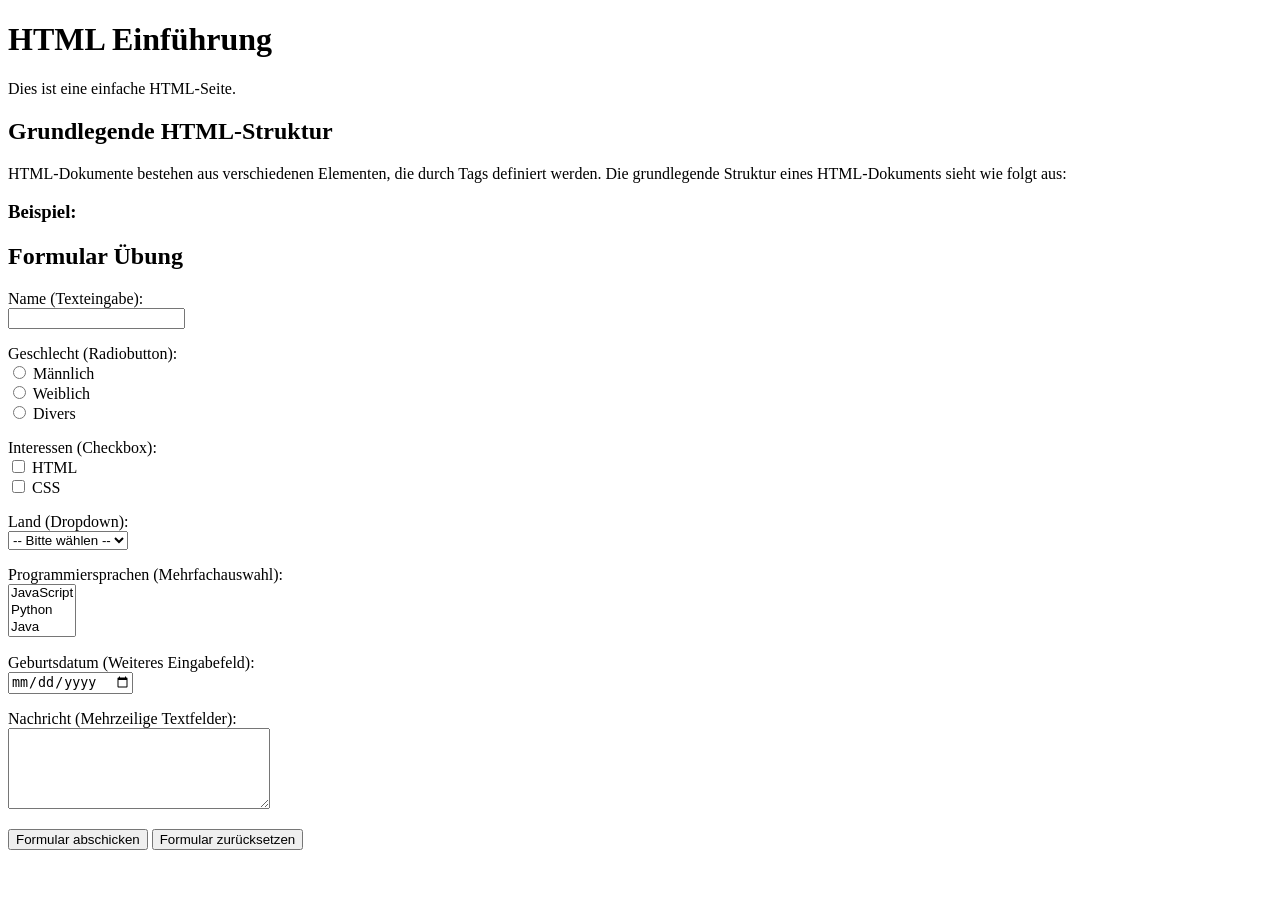
<file: Einheit/2026-09-23__HTML_Einfuehrung/index.html>
<!DOCTYPE html>
<html lang="en">
<head>
    <meta charset="UTF-8">
    <meta name="viewport" content="width=device-width, initial-scale=1.0">
    <title>Document</title>
</head>
<body>
    <h1>HTML Einführung</h1> 
    <p>Dies ist eine einfache HTML-Seite.</p>
    <h2>Grundlegende HTML-Struktur</h2>
    <p>HTML-Dokumente bestehen aus verschiedenen Elementen, die durch Tags definiert werden. Die grundlegende Struktur eines HTML-Dokuments sieht wie folgt aus:</p>
    <h3>Beispiel:</h3>
</body>
</html>
<h2>Formular Übung</h2>

    <form action="mailto:lorenzd@spengergasse.at?subject=Formular%20Absendung" method="post" enctype="text/plain">
        
        <!-- Texteingabe (Bonus: required & pattern) -->
        <p>
            <label for="name">Name (Texteingabe):</label><br>
            <input type="text" id="name" name="Name" required pattern="[A-Za-zÄöüÄÖÜß\s]{2,}" title="Bitte geben Sie mindestens 2 Buchstaben ein">
        </p>

        <!-- Radiobutton -->
        <p>
            Geschlecht (Radiobutton):<br>
            <input type="radio" id="maennlich" name="Geschlecht" value="Männlich" required>
            <label for="maennlich">Männlich</label><br>
            
            <input type="radio" id="weiblich" name="Geschlecht" value="Weiblich">
            <label for="weiblich">Weiblich</label><br>
            
            <input type="radio" id="divers" name="Geschlecht" value="Divers">
            <label for="divers">Divers</label>
        </p>

        <!-- Checkbox -->
        <p>
            Interessen (Checkbox):<br>
            <input type="checkbox" id="html" name="Interessen" value="HTML">
            <label for="html">HTML</label><br>
            
            <input type="checkbox" id="css" name="Interessen" value="CSS">
            <label for="css">CSS</label>
        </p>

        <!-- Dropdown -->
        <p>
            <label for="land">Land (Dropdown):</label><br>
            <select id="land" name="Land" required>
                <option value="">-- Bitte wählen --</option>
                <option value="Österreich">Österreich</option>
                <option value="Deutschland">Deutschland</option>
                <option value="Schweiz">Schweiz</option>
            </select>
        </p>

        <!-- Mehrfachauswahl -->
        <p>
            <label for="sprachen">Programmiersprachen (Mehrfachauswahl):</label><br>
            <select id="sprachen" name="Sprachen" multiple size="3">
                <option value="JavaScript">JavaScript</option>
                <option value="Python">Python</option>
                <option value="Java">Java</option>
                <option value="C++">C++</option>
            </select>
        </p>

        <!-- Weiteres Eingabefeld (Datum) -->
        <p>
            <label for="geburtstag">Geburtsdatum (Weiteres Eingabefeld):</label><br>
            <input type="date" id="geburtstag" name="Geburtsdatum">
        </p>

        <!-- Mehrzeilige Textfelder -->
        <p>
            <label for="nachricht">Nachricht (Mehrzeilige Textfelder):</label><br>
            <textarea id="nachricht" name="Nachricht" rows="5" cols="30" required></textarea>
        </p>

        <!-- Submit Button -->
        <p>
            <input type="submit" value="Formular abschicken">
            <input type="reset" value="Formular zurücksetzen">
        </p>

    </form>

</body>
</html>
</file>
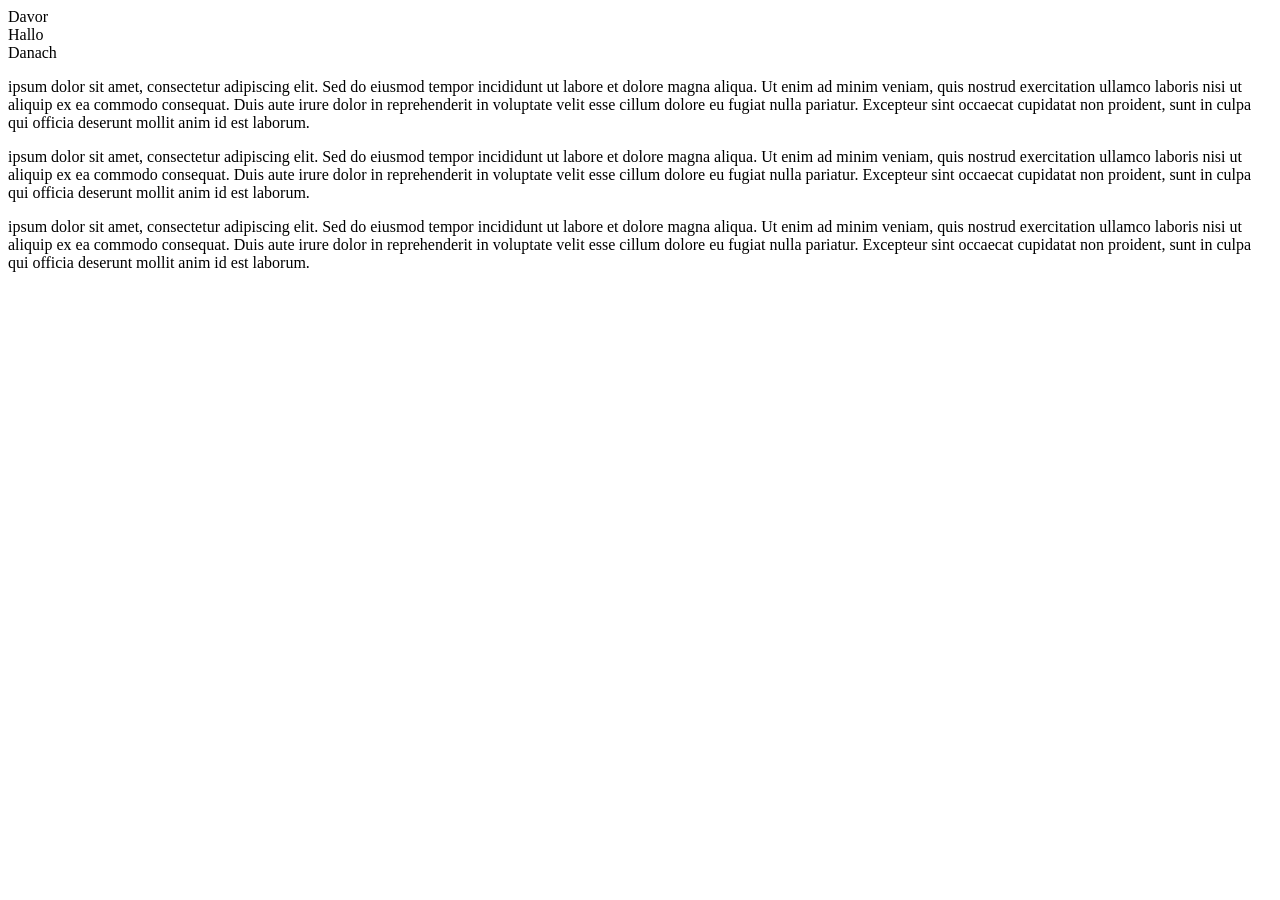
<file: Einheit/2026-10-21/index.html>
<!DOCTYPE html>
<html lang="en">
<head>
    <meta charset="UTF-8">
    <meta name="viewport" content="width=device-width, initial-scale=1.0">
    <title>Document</title>
</head>
<body>
    Davor
    <br />Hallo<br>
    Danach
    <p>ipsum dolor sit amet, consectetur adipiscing elit. Sed do eiusmod tempor incididunt ut labore et dolore magna aliqua. Ut enim ad minim veniam, quis nostrud exercitation ullamco laboris nisi ut aliquip ex ea commodo consequat. Duis aute irure dolor in reprehenderit in voluptate velit esse cillum dolore eu fugiat nulla pariatur. Excepteur sint occaecat cupidatat non proident, sunt in culpa qui officia deserunt mollit anim id est laborum.</p>
    <p>ipsum dolor sit amet, consectetur adipiscing elit. Sed do eiusmod tempor incididunt ut labore et dolore magna aliqua. Ut enim ad minim veniam, quis nostrud exercitation ullamco laboris nisi ut aliquip ex ea commodo consequat. Duis aute irure dolor in reprehenderit in voluptate velit esse cillum dolore eu fugiat nulla pariatur. Excepteur sint occaecat cupidatat non proident, sunt in culpa qui officia deserunt mollit anim id est laborum.</p>
    <p>ipsum dolor sit amet, consectetur adipiscing elit. Sed do eiusmod tempor incididunt ut labore et dolore magna aliqua. Ut enim ad minim veniam, quis nostrud exercitation ullamco laboris nisi ut aliquip ex ea commodo consequat. Duis aute irure dolor in reprehenderit in voluptate velit esse cillum dolore eu fugiat nulla pariatur. Excepteur sint occaecat cupidatat non proident, sunt in culpa qui officia deserunt mollit anim id est laborum.</p>
</body>
</html>
</file>
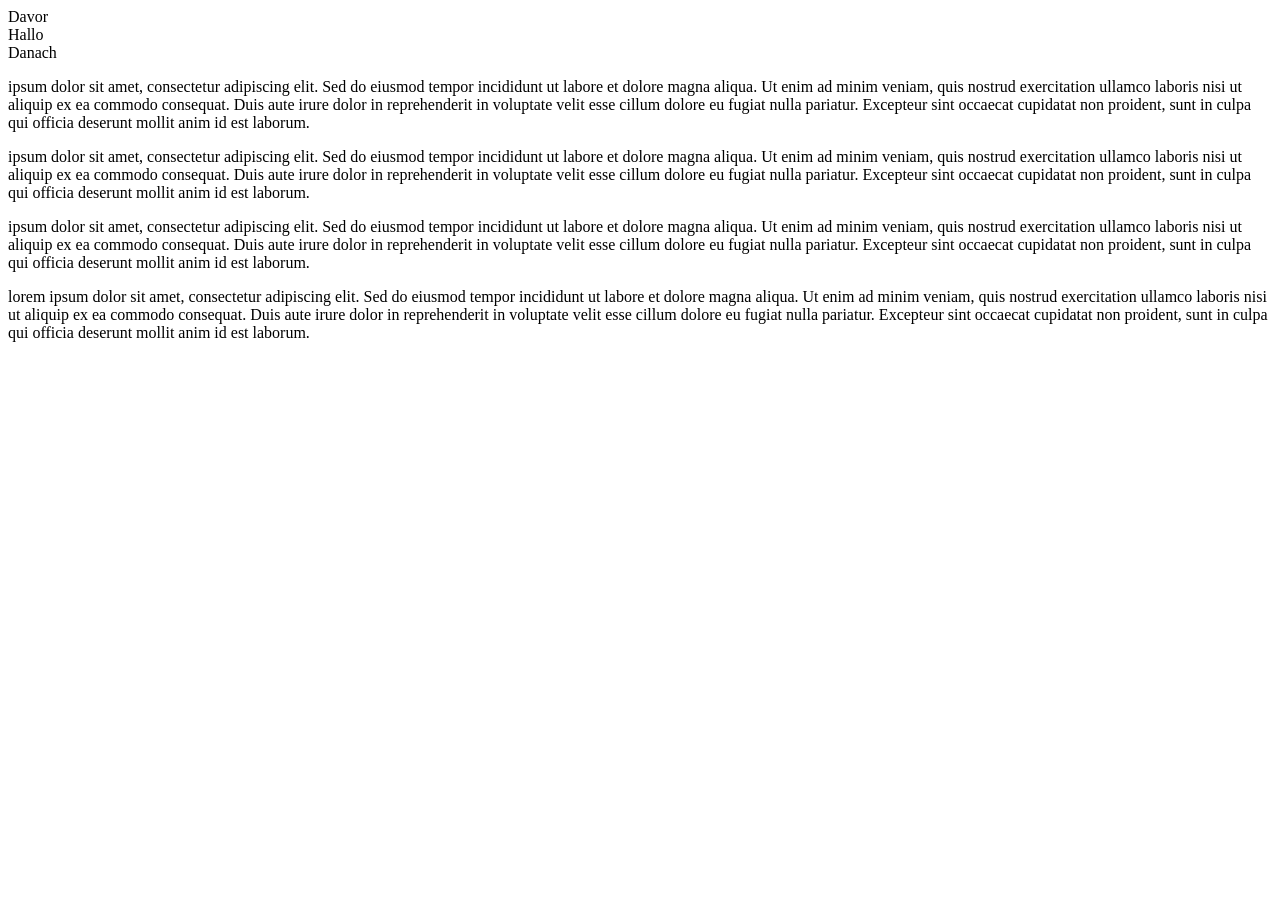
<file: Einheit/2026-10-21__pseudo-classes-elements/index.html>
<!DOCTYPE html>
<html lang="en">
<head>
    <meta charset="UTF-8">
    <meta name="viewport" content="width=device-width, initial-scale=1.0">
    <title>Document</title>
</head>
<body>
    Davor
    <br />Hallo<br>
    Danach
    <p>ipsum dolor sit amet, consectetur adipiscing elit. Sed do eiusmod tempor incididunt ut labore et dolore magna aliqua. Ut enim ad minim veniam, quis nostrud exercitation ullamco laboris nisi ut aliquip ex ea commodo consequat. Duis aute irure dolor in reprehenderit in voluptate velit esse cillum dolore eu fugiat nulla pariatur. Excepteur sint occaecat cupidatat non proident, sunt in culpa qui officia deserunt mollit anim id est laborum.</p>
    <p>ipsum dolor sit amet, consectetur adipiscing elit. Sed do eiusmod tempor incididunt ut labore et dolore magna aliqua. Ut enim ad minim veniam, quis nostrud exercitation ullamco laboris nisi ut aliquip ex ea commodo consequat. Duis aute irure dolor in reprehenderit in voluptate velit esse cillum dolore eu fugiat nulla pariatur. Excepteur sint occaecat cupidatat non proident, sunt in culpa qui officia deserunt mollit anim id est laborum.</p>
    <p>ipsum dolor sit amet, consectetur adipiscing elit. Sed do eiusmod tempor incididunt ut labore et dolore magna aliqua. Ut enim ad minim veniam, quis nostrud exercitation ullamco laboris nisi ut aliquip ex ea commodo consequat. Duis aute irure dolor in reprehenderit in voluptate velit esse cillum dolore eu fugiat nulla pariatur. Excepteur sint occaecat cupidatat non proident, sunt in culpa qui officia deserunt mollit anim id est laborum.</p>
    <p>lorem ipsum dolor sit amet, consectetur adipiscing elit. Sed do eiusmod tempor incididunt ut labore et dolore magna aliqua. Ut enim ad minim veniam, quis nostrud exercitation ullamco laboris nisi ut aliquip ex ea commodo consequat. Duis aute irure dolor in reprehenderit in voluptate velit esse cillum dolore eu fugiat nulla pariatur. Excepteur sint occaecat cupidatat non proident, sunt in culpa qui officia deserunt mollit anim id est laborum.</p>
</body>
</html>
</file>
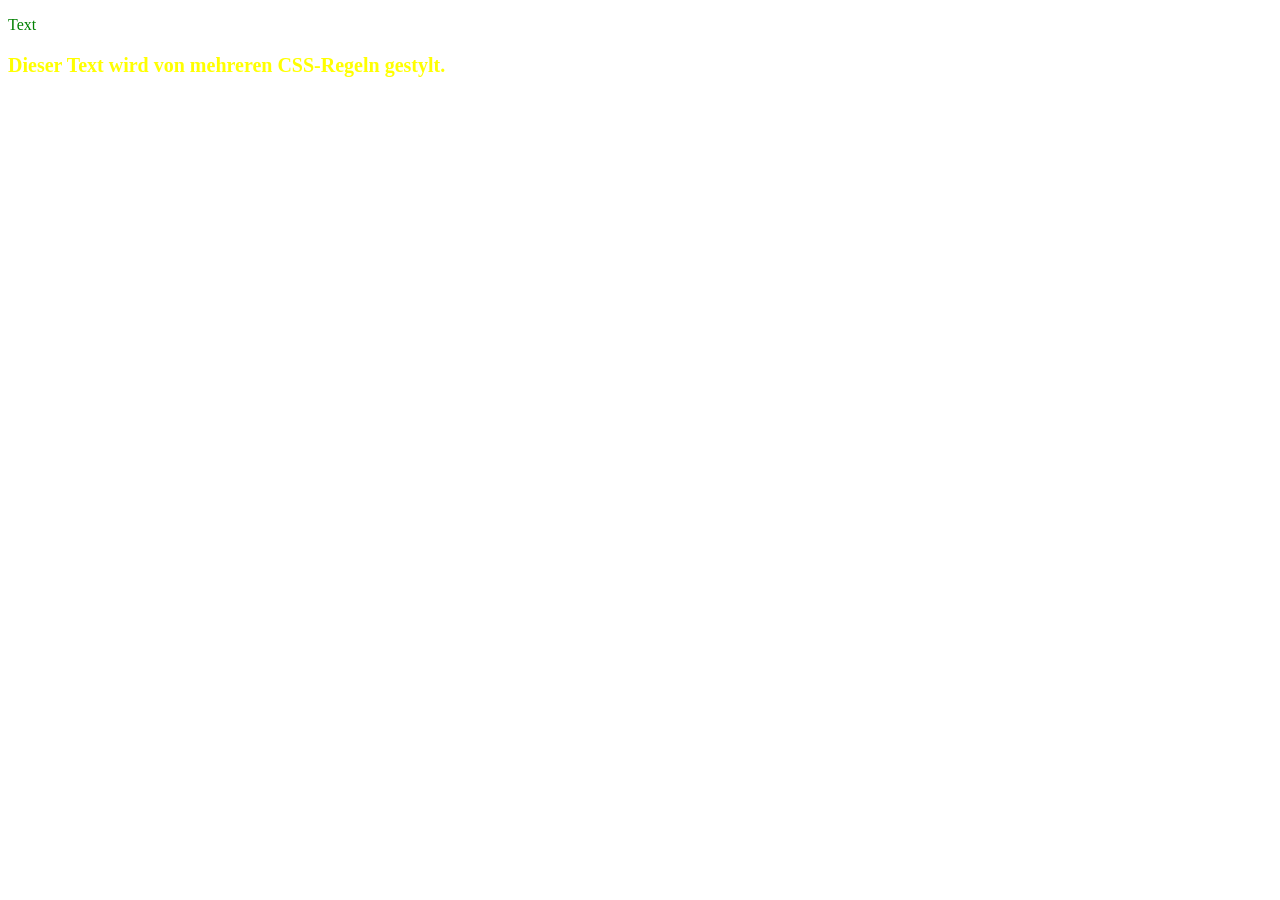
<file: Einheit/2026-11-18__Übungsstunde/CSS-Beispiel/index.html>
<!DOCTYPE html>
<html lang="en">
<head>
    <meta charset="UTF-8">
    <meta name="viewport" content="width=device-width, initial-scale=1.0">
    <title>Document</title>
    <link rel="stylesheet" href="css/style.css">
</head>
<body>
    <p id="second" class="grey" style="color: green">Text</p>

    <div class="container">
        <p class="text highlight">
            Dieser Text wird von mehreren CSS-Regeln gestylt.
        </p>
    </div>
</body>
</html>
</file>
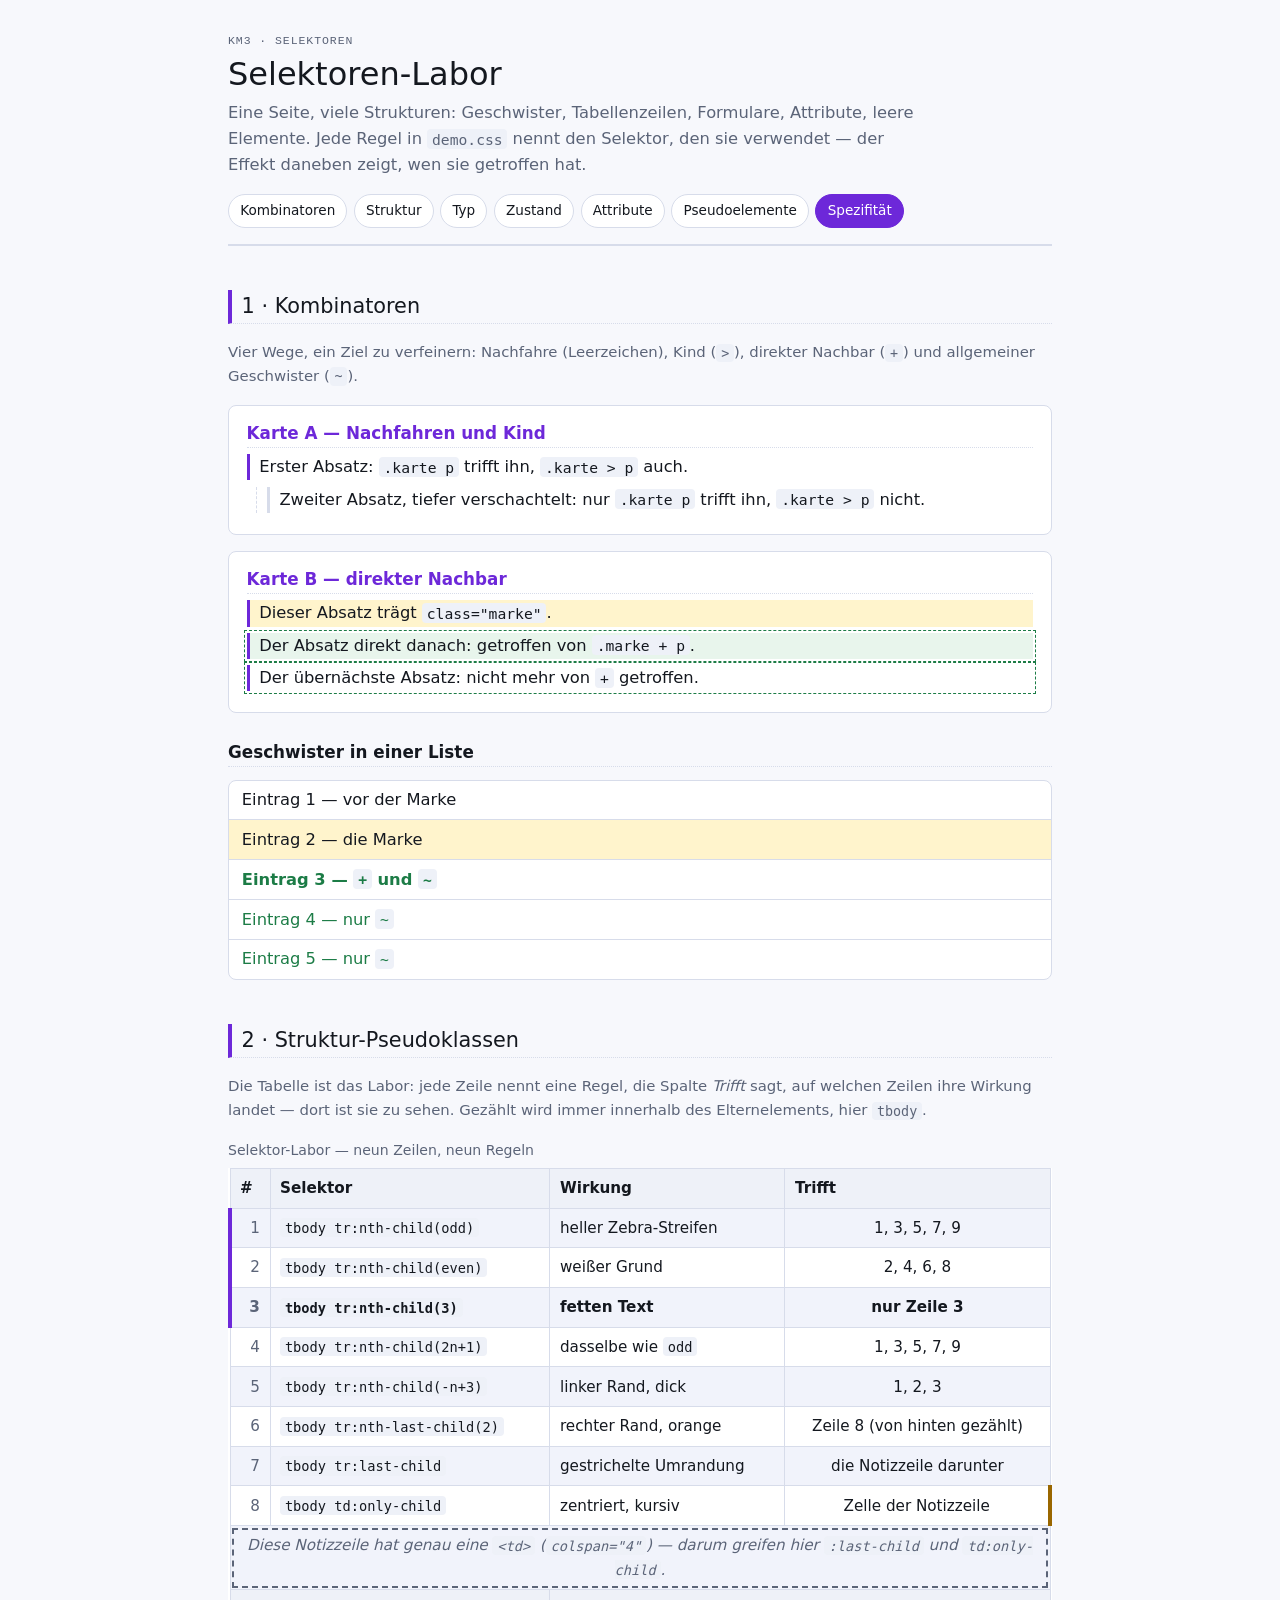
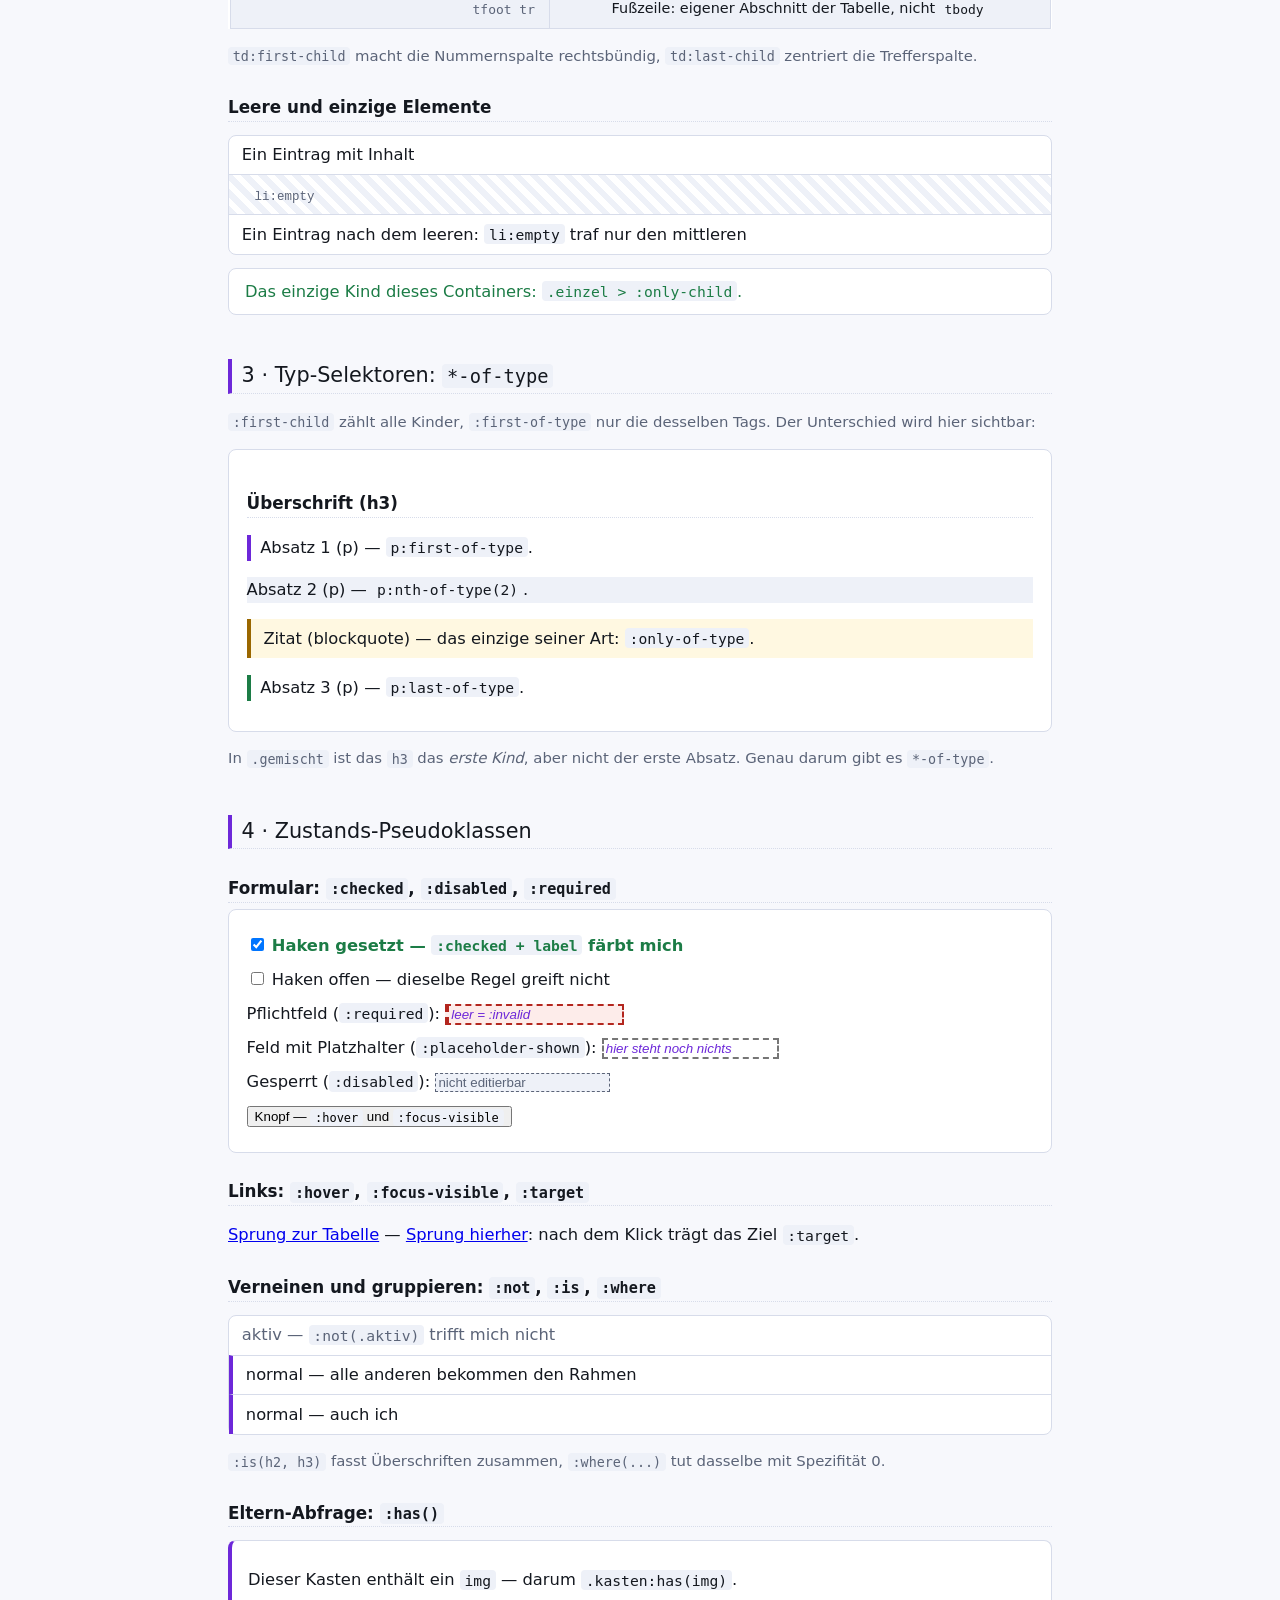
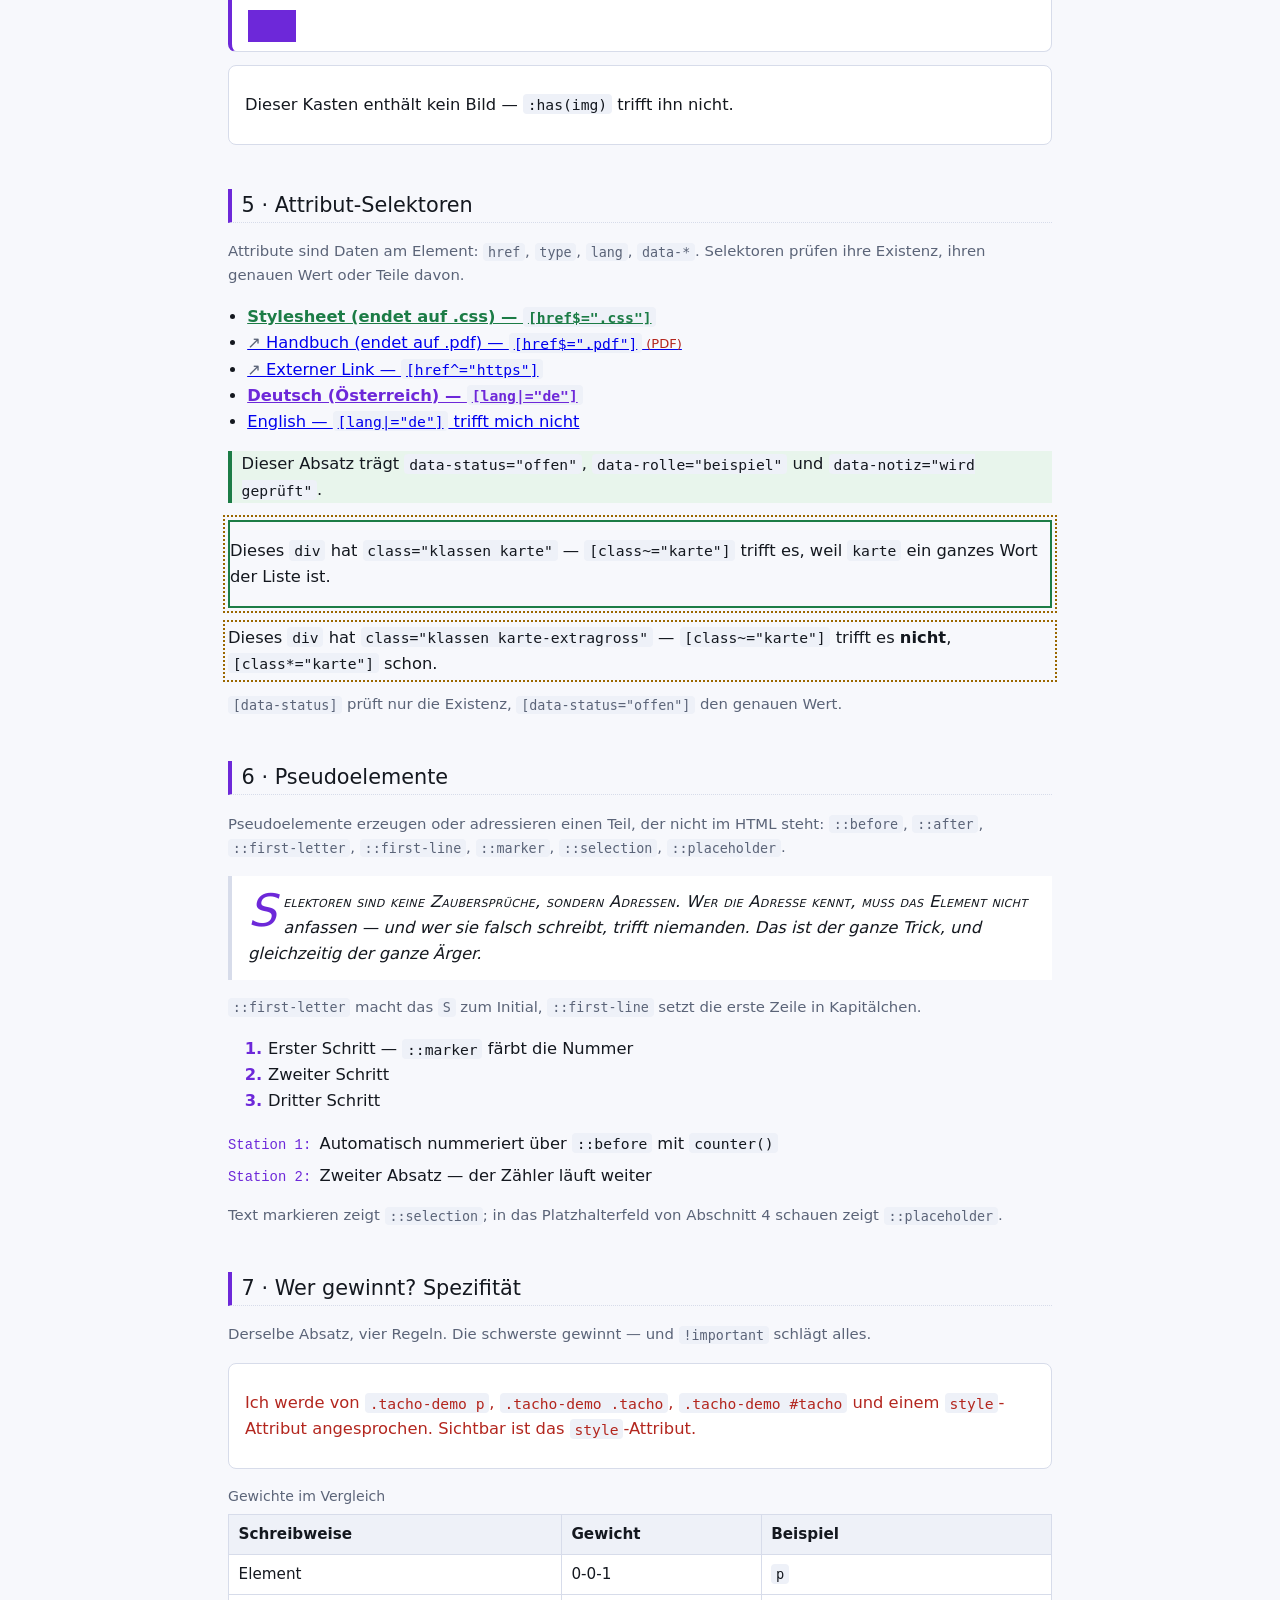
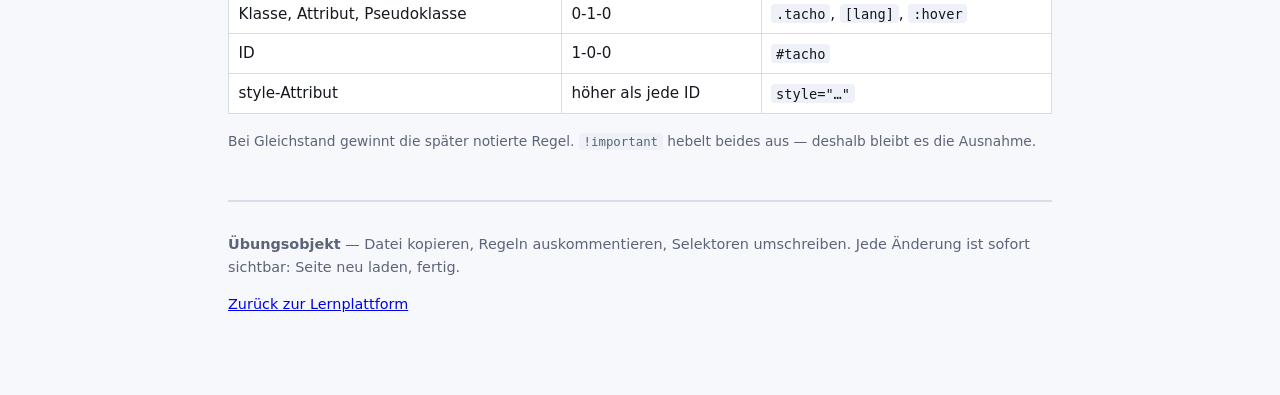
<file: Einheit/2026-11-11__ORF/CSS-Selektoren/demo.html>
<!DOCTYPE html>
<html lang="de">
<head>
    <meta charset="UTF-8">
    <meta name="viewport" content="width=device-width, initial-scale=1.0">
    <title>Selektoren-Labor — jede Regel trifft genau, was sie soll</title>
    <link rel="stylesheet" href="demo.css">
</head>
<body>

<!-- ===================================================================
     Diese Seite ist das Übungsobjekt: lauter Strukturen, an denen sich
     jede Selektoren-Art zeigen lässt. demo.css daneben enthält zu jeder
     Regel einen Kommentar mit dem Selektor und seiner Wirkung.
     Vorgehen: DevTools öffnen (F12) → Elements → Element anklicken →
     rechts unter „Styles" sieht man, welche Regel greift. Regel in
     demo.css auskommentieren → Effekt verschwindet.
     =================================================================== -->

<header class="seite">
    <p class="kicker">KM3 · Selektoren</p>
    <h1>Selektoren-Labor</h1>
    <p class="intro">
        Eine Seite, viele Strukturen: Geschwister, Tabellenzeilen, Formulare,
        Attribute, leere Elemente. Jede Regel in <code>demo.css</code> nennt
        den Selektor, den sie verwendet — der Effekt daneben zeigt, wen sie
        getroffen hat.
    </p>
    <nav class="wegweiser" aria-label="Abschnitte">
        <a href="#kombinatoren">Kombinatoren</a>
        <a href="#struktur">Struktur</a>
        <a href="#typ">Typ</a>
        <a href="#zustand">Zustand</a>
        <a href="#attribute">Attribute</a>
        <a href="#pseudo">Pseudoelemente</a>
        <a href="#spezifitaet">Spezifität</a>
    </nav>
</header>

<main>

<!-- ------------------------------------------------------ Kombinatoren -->
<section id="kombinatoren">
    <h2>1 · Kombinatoren</h2>
    <p class="hinweis">
        Vier Wege, ein Ziel zu verfeinern: Nachfahre (Leerzeichen),
        Kind (<code>&gt;</code>), direkter Nachbar (<code>+</code>) und
        allgemeiner Geschwister (<code>~</code>).
    </p>

    <article class="karte">
        <h3>Karte A — Nachfahren und Kind</h3>
        <p>Erster Absatz: <code>.karte p</code> trifft ihn, <code>.karte &gt; p</code> auch.</p>
        <div class="innen">
            <p>Zweiter Absatz, tiefer verschachtelt: nur <code>.karte p</code> trifft ihn,
                <code>.karte &gt; p</code> nicht.</p>
        </div>
    </article>

    <article class="karte">
        <h3>Karte B — direkter Nachbar</h3>
        <p class="marke">Dieser Absatz trägt <code>class="marke"</code>.</p>
        <p>Der Absatz direkt danach: getroffen von <code>.marke + p</code>.</p>
        <p>Der übernächste Absatz: nicht mehr von <code>+</code> getroffen.</p>
    </article>

    <h3>Geschwister in einer Liste</h3>
    <ul class="liste">
        <li>Eintrag 1 — vor der Marke</li>
        <li class="marke">Eintrag 2 — die Marke</li>
        <li>Eintrag 3 — <code>+</code> und <code>~</code></li>
        <li>Eintrag 4 — nur <code>~</code></li>
        <li>Eintrag 5 — nur <code>~</code></li>
    </ul>
</section>

<!-- ---------------------------------------------------------- Struktur -->
<section id="struktur">
    <h2>2 · Struktur-Pseudoklassen</h2>
    <p class="hinweis">
        Die Tabelle ist das Labor: jede Zeile nennt eine Regel, die Spalte
        <em>Trifft</em> sagt, auf welchen Zeilen ihre Wirkung landet — dort
        ist sie zu sehen. Gezählt wird immer innerhalb des Elternelements,
        hier <code>tbody</code>.
    </p>

    <table class="labor">
        <caption>Selektor-Labor — neun Zeilen, neun Regeln</caption>
        <thead>
            <tr>
                <th scope="col">#</th>
                <th scope="col">Selektor</th>
                <th scope="col">Wirkung</th>
                <th scope="col">Trifft</th>
            </tr>
        </thead>
        <tbody>
            <tr>
                <td>1</td>
                <td><code>tbody tr:nth-child(odd)</code></td>
                <td>heller Zebra-Streifen</td>
                <td>1, 3, 5, 7, 9</td>
            </tr>
            <tr>
                <td>2</td>
                <td><code>tbody tr:nth-child(even)</code></td>
                <td>weißer Grund</td>
                <td>2, 4, 6, 8</td>
            </tr>
            <tr>
                <td>3</td>
                <td><code>tbody tr:nth-child(3)</code></td>
                <td>fetten Text</td>
                <td>nur Zeile 3</td>
            </tr>
            <tr>
                <td>4</td>
                <td><code>tbody tr:nth-child(2n+1)</code></td>
                <td>dasselbe wie <code>odd</code></td>
                <td>1, 3, 5, 7, 9</td>
            </tr>
            <tr>
                <td>5</td>
                <td><code>tbody tr:nth-child(-n+3)</code></td>
                <td>linker Rand, dick</td>
                <td>1, 2, 3</td>
            </tr>
            <tr>
                <td>6</td>
                <td><code>tbody tr:nth-last-child(2)</code></td>
                <td>rechter Rand, orange</td>
                <td>Zeile 8 (von hinten gezählt)</td>
            </tr>
            <tr>
                <td>7</td>
                <td><code>tbody tr:last-child</code></td>
                <td>gestrichelte Umrandung</td>
                <td>die Notizzeile darunter</td>
            </tr>
            <tr>
                <td>8</td>
                <td><code>tbody td:only-child</code></td>
                <td>zentriert, kursiv</td>
                <td>Zelle der Notizzeile</td>
            </tr>
            <tr>
                <td colspan="4">Diese Notizzeile hat genau eine <code>&lt;td&gt;</code> (<code>colspan="4"</code>) — darum greifen hier <code>:last-child</code> und <code>td:only-child</code>.</td>
            </tr>
        </tbody>
        <tfoot>
            <tr>
                <td colspan="2"><code>tfoot tr</code></td>
                <td colspan="2">Fußzeile: eigener Abschnitt der Tabelle, nicht <code>tbody</code></td>
            </tr>
        </tfoot>
    </table>

    <p class="hinweis">
        <code>td:first-child</code> macht die Nummernspalte rechtsbündig,
        <code>td:last-child</code> zentriert die Trefferspalte.
    </p>

    <h3>Leere und einzige Elemente</h3>
    <ul class="liste">
        <li>Ein Eintrag mit Inhalt</li>
        <li class="leer"></li>
        <li>Ein Eintrag nach dem leeren: <code>li:empty</code> traf nur den mittleren</li>
    </ul>
    <div class="einzel">
        <p>Das einzige Kind dieses Containers: <code>.einzel &gt; :only-child</code>.</p>
    </div>
</section>

<!-- --------------------------------------------------------------- Typ -->
<section id="typ">
    <h2>3 · Typ-Selektoren: <code>*-of-type</code></h2>
    <p class="hinweis">
        <code>:first-child</code> zählt alle Kinder, <code>:first-of-type</code>
        nur die desselben Tags. Der Unterschied wird hier sichtbar:
    </p>

    <article class="gemischt">
        <h3>Überschrift (h3)</h3>
        <p>Absatz 1 (p) — <code>p:first-of-type</code>.</p>
        <p>Absatz 2 (p) — <code>p:nth-of-type(2)</code>.</p>
        <blockquote>Zitat (blockquote) — das einzige seiner Art: <code>:only-of-type</code>.</blockquote>
        <p>Absatz 3 (p) — <code>p:last-of-type</code>.</p>
    </article>

    <p class="hinweis">
        In <code>.gemischt</code> ist das <code>h3</code> das
        <em>erste Kind</em>, aber nicht der erste Absatz. Genau darum gibt es
        <code>*-of-type</code>.
    </p>
</section>

<!-- ----------------------------------------------------------- Zustand -->
<section id="zustand">
    <h2>4 · Zustands-Pseudoklassen</h2>

    <h3>Formular: <code>:checked</code>, <code>:disabled</code>, <code>:required</code></h3>
    <form class="formular">
        <p class="feld">
            <input type="checkbox" id="demo-haken" checked>
            <label for="demo-haken">Haken gesetzt — <code>:checked + label</code> färbt mich</label>
        </p>
        <p class="feld">
            <input type="checkbox" id="demo-haken-2">
            <label for="demo-haken-2">Haken offen — dieselbe Regel greift nicht</label>
        </p>
        <p class="feld">
            <label for="demo-text">Pflichtfeld (<code>:required</code>):</label>
            <input type="text" id="demo-text" required placeholder="leer = :invalid">
        </p>
        <p class="feld">
            <label for="demo-text-2">Feld mit Platzhalter (<code>:placeholder-shown</code>):</label>
            <input type="text" id="demo-text-2" placeholder="hier steht noch nichts">
        </p>
        <p class="feld">
            <label for="demo-gesperrt">Gesperrt (<code>:disabled</code>):</label>
            <input type="text" id="demo-gesperrt" value="nicht editierbar" disabled>
        </p>
        <p class="feld">
            <button type="button">Knopf — <code>:hover</code> und <code>:focus-visible</code></button>
        </p>
    </form>

    <h3>Links: <code>:hover</code>, <code>:focus-visible</code>, <code>:target</code></h3>
    <p>
        <a href="#struktur">Sprung zur Tabelle</a> —
        <a href="#zustand">Sprung hierher</a>: nach dem Klick trägt das Ziel
        <code>:target</code>.
    </p>

    <h3>Verneinen und gruppieren: <code>:not</code>, <code>:is</code>, <code>:where</code></h3>
    <ul class="liste auswahl">
        <li class="aktiv">aktiv — <code>:not(.aktiv)</code> trifft mich nicht</li>
        <li>normal — alle anderen bekommen den Rahmen</li>
        <li>normal — auch ich</li>
    </ul>
    <p class="hinweis">
        <code>:is(h2, h3)</code> fasst Überschriften zusammen,
        <code>:where(...)</code> tut dasselbe mit Spezifität 0.
    </p>

    <h3>Eltern-Abfrage: <code>:has()</code></h3>
    <div class="kasten">
        <p>Dieser Kasten enthält ein <code>img</code> — darum <code>.kasten:has(img)</code>.</p>
        <img src="data:image/svg+xml,%3Csvg xmlns='http://www.w3.org/2000/svg' width='48' height='32'%3E%3Crect width='48' height='32' fill='%236d28d9'/%3E%3C/svg%3E"
             alt="Platzhalterbild" width="48" height="32">
    </div>
    <div class="kasten">
        <p>Dieser Kasten enthält kein Bild — <code>:has(img)</code> trifft ihn nicht.</p>
    </div>
</section>

<!-- -------------------------------------------------------- Attribute -->
<section id="attribute">
    <h2>5 · Attribut-Selektoren</h2>
    <p class="hinweis">
        Attribute sind Daten am Element: <code>href</code>, <code>type</code>,
        <code>lang</code>, <code>data-*</code>. Selektoren prüfen ihre
        Existenz, ihren genauen Wert oder Teile davon.
    </p>

    <ul class="links">
        <li><a href="demo.css">Stylesheet (endet auf .css) — <code>[href$=".css"]</code></a></li>
        <li><a href="https://example.org/handbuch.pdf">Handbuch (endet auf .pdf) — <code>[href$=".pdf"]</code></a></li>
        <li><a href="https://example.org/">Externer Link — <code>[href^="https"]</code></a></li>
        <li><a href="#attribute" lang="de-AT">Deutsch (Österreich) — <code>[lang|="de"]</code></a></li>
        <li><a href="#attribute" lang="en">English — <code>[lang|="de"]</code> trifft mich nicht</a></li>
    </ul>

    <p class="daten" data-status="offen" data-rolle="beispiel" data-notiz="wird geprüft">
        Dieser Absatz trägt <code>data-status="offen"</code>,
        <code>data-rolle="beispiel"</code> und
        <code>data-notiz="wird geprüft"</code>.
    </p>

    <div class="klassen karte">
        <p>Dieses <code>div</code> hat <code>class="klassen karte"</code> —
            <code>[class~="karte"]</code> trifft es, weil <code>karte</code>
            ein ganzes Wort der Liste ist.</p>
    </div>
    <div class="klassen karte-extragross">
        <p>Dieses <code>div</code> hat <code>class="klassen karte-extragross"</code> —
            <code>[class~="karte"]</code> trifft es <strong>nicht</strong>,
            <code>[class*="karte"]</code> schon.</p>
    </div>

    <p class="hinweis">
        <code>[data-status]</code> prüft nur die Existenz,
        <code>[data-status="offen"]</code> den genauen Wert.
    </p>
</section>

<!-- ---------------------------------------------------- Pseudoelemente -->
<section id="pseudo">
    <h2>6 · Pseudoelemente</h2>
    <p class="hinweis">
        Pseudoelemente erzeugen oder adressieren einen Teil, der nicht im HTML
        steht: <code>::before</code>, <code>::after</code>, <code>::first-letter</code>,
        <code>::first-line</code>, <code>::marker</code>, <code>::selection</code>,
        <code>::placeholder</code>.
    </p>

    <blockquote class="zitat">
        Selektoren sind keine Zaubersprüche, sondern Adressen. Wer die Adresse
        kennt, muss das Element nicht anfassen — und wer sie falsch schreibt,
        trifft niemanden. Das ist der ganze Trick, und gleichzeitig der ganze
        Ärger.
    </blockquote>
    <p class="hinweis">
        <code>::first-letter</code> macht das <code>S</code> zum Initial,
        <code>::first-line</code> setzt die erste Zeile in Kapitälchen.
    </p>

    <ol class="schritte">
        <li>Erster Schritt — <code>::marker</code> färbt die Nummer</li>
        <li>Zweiter Schritt</li>
        <li>Dritter Schritt</li>
    </ol>

    <p class="zaehler">Automatisch nummeriert über <code>::before</code> mit <code>counter()</code></p>
    <p class="zaehler">Zweiter Absatz — der Zähler läuft weiter</p>

    <p class="hinweis">
        Text markieren zeigt <code>::selection</code>; in das Platzhalterfeld
        von Abschnitt 4 schauen zeigt <code>::placeholder</code>.
    </p>
</section>

<!-- -------------------------------------------------------- Spezifität -->
<section id="spezifitaet">
    <h2>7 · Wer gewinnt? Spezifität</h2>
    <p class="hinweis">
        Derselbe Absatz, vier Regeln. Die schwerste gewinnt — und
        <code>!important</code> schlägt alles.
    </p>

    <div class="tacho-demo">
        <p class="tacho" id="tacho" style="color: #b3261e;">
            Ich werde von <code>.tacho-demo p</code>, <code>.tacho-demo .tacho</code>,
            <code>.tacho-demo #tacho</code> und einem <code>style</code>-Attribut
            angesprochen. Sichtbar ist das <code>style</code>-Attribut.
        </p>
    </div>

    <table class="gewichte">
        <caption>Gewichte im Vergleich</caption>
        <thead>
            <tr><th scope="col">Schreibweise</th><th scope="col">Gewicht</th><th scope="col">Beispiel</th></tr>
        </thead>
        <tbody>
            <tr><td>Element</td><td>0-0-1</td><td><code>p</code></td></tr>
            <tr><td>Klasse, Attribut, Pseudoklasse</td><td>0-1-0</td><td><code>.tacho</code>, <code>[lang]</code>, <code>:hover</code></td></tr>
            <tr><td>ID</td><td>1-0-0</td><td><code>#tacho</code></td></tr>
            <tr><td>style-Attribut</td><td>höher als jede ID</td><td><code>style="…"</code></td></tr>
        </tbody>
    </table>
    <p class="fussnote">
        Bei Gleichstand gewinnt die später notierte Regel. <code>!important</code>
        hebelt beides aus — deshalb bleibt es die Ausnahme.
    </p>
</section>

</main>

<footer class="seite">
    <p>
        <strong>Übungsobjekt</strong> — Datei kopieren, Regeln auskommentieren,
        Selektoren umschreiben. Jede Änderung ist sofort sichtbar:
        Seite neu laden, fertig.
    </p>
    <p><a href="../../index.html">Zurück zur Lernplattform</a></p>
</footer>

</body>
</html>
</file>
<file: Einheit/2026-11-18__Übungsstunde/CSS-Beispiel/css/style.css>
#second {
    color: red
}
.grey {
    color: grey;
}
p {
    color: purple;
}
#second {
    color: blue
}
p {
    color: black;
    font-size: 16px;
}
.text {
    color: blue;
    font-size: 20px;
}
.highlight {
    color: green;
    font-weight: bold;
}
p.text {
    color: orange;
}

.container .text {
    color: red;
}
.container .highlight {
    color: yellow;
}
</file>
<file: Einheit/2026-11-11__ORF/CSS-Selektoren/demo.css>
/* ===================================================================
   Selektoren-Labor — Stylesheet zur Demo-Seite.

   Aufbau: Abschnitte in derselben Reihenfolge wie demo.html. Über jeder
   Regel steht der Selektor, der hier etwas zeigt, und was er bewirkt.
   Alle Effekte sind absichtlich grob sichtbar: farbige Ränder, Flächen,
   Fettschrift. Wer eine Regel auskommentiert, sieht sofort, wen sie
   getroffen hat.

   Kein Framework, keine externen Dateien: nur diese eine CSS-Datei.
   =================================================================== */

:root {
    --text: #14181f;
    --muted: #5b6478;
    --line: #d7dcea;
    --bg: #f7f8fc;
    --panel: #ffffff;
    --tint: #eef1f8;
    --zebra: #f1f3fb;
    --accent: #6d28d9;
    --ok: #1c7c46;
    --warn: #9a6700;
    --err: #b3261e;
}

* { box-sizing: border-box; }

/* body — Grundlesbarkeit; die Demo ist bewusst hell (Projektion + Ausdruck) */
body {
    max-width: 54rem;
    margin: 0 auto;
    padding: 2rem 1.25rem 4rem;
    font-family: "Segoe UI", system-ui, -apple-system, sans-serif;
    font-size: 1.02rem;
    line-height: 1.6;
    color: var(--text);
    background: var(--bg);
}

/* code — Monospace auf hellem Grund, damit Selektoren ins Auge fallen */
code {
    font-family: "Cascadia Code", Consolas, "DejaVu Sans Mono", monospace;
    font-size: 0.9em;
    background: var(--tint);
    padding: 0.1rem 0.3rem;
    border-radius: 4px;
}

/* ------------------------------------------------------------- Grundriss */

/* h2 — Abschnittsüberschriften mit Akzentkante */
h2 {
    margin-top: 2.75rem;
    padding-left: 0.6rem;
    border-left: 4px solid var(--accent);
    font-size: 1.3rem;
    font-weight: 500;
}

/* h3 — Zwischenüberschriften */
h3 {
    margin: 1.6rem 0 0.4rem;
    font-size: 1.05rem;
}

/* .kicker — kleine Vorzeile im Seitenkopf */
.kicker {
    margin: 0;
    font-family: "Cascadia Code", Consolas, monospace;
    font-size: 0.72rem;
    text-transform: uppercase;
    letter-spacing: 0.08em;
    color: var(--muted);
}

/* header.seite, footer.seite — Kopf und Fuß der Seite */
header.seite {
    border-bottom: 2px solid var(--line);
    padding-bottom: 1rem;
    margin-bottom: 1.5rem;
}

footer.seite {
    margin-top: 3rem;
    border-top: 2px solid var(--line);
    padding-top: 1rem;
    color: var(--muted);
    font-size: 0.9rem;
}

/* h1 — nur eine Hauptüberschrift, groß genug für den Beamer */
h1 {
    margin: 0.3rem 0 0.4rem;
    font-size: 2rem;
    font-weight: 500;
    line-height: 1.2;
}

/* .intro — Einleitungssatz */
.intro {
    max-width: 44rem;
    margin: 0 0 1rem;
    color: var(--muted);
}

/* .hinweis — graue Erklärzeile unter einem Beispiel */
.hinweis {
    color: var(--muted);
    font-size: 0.93rem;
}

/* .fussnote — Kleingedrucktes */
.fussnote {
    color: var(--muted);
    font-size: 0.86rem;
}

/* section:target — die angesprungene Sektion bekommt einen Farbstreifen */
section:target {
    background: linear-gradient(90deg, var(--tint), transparent 70%);
    outline: 1px dashed var(--line);
}

/* -------------------------------------------------- Navigation (Kopf) */

/* nav.wegweiser — Sprungmarken als Chips */
.wegweiser {
    display: flex;
    flex-wrap: wrap;
    gap: 0.4rem;
}

/* nav.wegweiser a — jeder Chip */
.wegweiser a {
    padding: 0.3rem 0.7rem;
    border: 1px solid var(--line);
    border-radius: 999px;
    background: var(--panel);
    color: var(--text);
    text-decoration: none;
    font-size: 0.85rem;
}

/* nav.wegweiser a:hover, a:focus-visible — Rückmeldung für Maus und Tastatur */
.wegweiser a:hover {
    border-color: var(--accent);
    color: var(--accent);
}

.wegweiser a:focus-visible {
    outline: 3px solid var(--accent);
    outline-offset: 2px;
}

/* nav.wegweiser a:last-child — der letzte Chip hebt sich ab */
.wegweiser a:last-child {
    background: var(--accent);
    color: #ffffff;
    border-color: var(--accent);
}

/* ------------------------------------------------ 1 · Kombinatoren */

/* .karte — Container der Beispiele */
article.karte {
    background: var(--panel);
    border: 1px solid var(--line);
    border-radius: 8px;
    padding: 0.9rem 1.1rem;
    margin: 1rem 0;
}

/* .karte h3 — Nachfahre: jede h3 irgendwo in der Karte */
article.karte h3 {
    margin-top: 0;
    color: var(--accent);
}

/* .karte p — Nachfahre: JEDER Absatz, egal wie tief */
article.karte p {
    margin: 0.4rem 0;
    padding-left: 0.6rem;
    border-left: 3px solid var(--line);
}

/* .karte > p — Kind: nur Absätze, die direkt in der Karte liegen.
   Der verschachtelte Absatz in .innen behält darum den grauen Rand. */
article.karte > p {
    border-left-color: var(--accent);
}

/* .innen — der Verschachtelungs-Kasten */
.innen {
    margin-left: 0.6rem;
    padding-left: 0.6rem;
    border-left: 1px dashed var(--line);
}

/* .marke — das markierte Element, von dem aus Geschwister zählen */
.marke {
    background: #fff4cc;
}

/* .marke + p — direkter Nachbar: nur der EINE Absatz danach */
.marke + p {
    background: #e8f5ec;
    border-left-color: var(--ok);
}

/* .marke ~ p — allgemeiner Geschwister: ALLE Absätze danach */
.marke ~ p {
    outline: 1px dashed var(--ok);
    outline-offset: 2px;
}

/* .liste — Ausgangsliste für die Geschwister-Regeln */
.liste {
    list-style: none;
    margin: 0.8rem 0;
    padding: 0;
    border: 1px solid var(--line);
    border-radius: 8px;
    background: var(--panel);
}

/* .liste li — jeder Eintrag */
.liste li {
    padding: 0.4rem 0.8rem;
}

/* .liste li + li — jeder Eintrag, der einen Vorgänger hat */
.liste li + li {
    border-top: 1px solid var(--line);
}

/* .liste li.marke + li — nur der direkte Nachfolger der Marke */
.liste li.marke + li {
    font-weight: 700;
}

/* .liste li.marke ~ li — alle Nachfolger der Marke */
.liste li.marke ~ li {
    color: var(--ok);
}

/* --------------------------------------------------- 2 · Struktur */

/* table.labor — die Tabelle als Zielscheibe; volle Breite, klares Gitter */
table.labor {
    width: 100%;
    margin: 1rem 0;
    border-collapse: collapse;
    background: var(--panel);
    font-size: 0.95rem;
}

/* caption — Tabellenbeschriftung, links über der Tabelle */
table.labor caption {
    caption-side: top;
    text-align: left;
    padding-bottom: 0.4rem;
    color: var(--muted);
    font-size: 0.88rem;
}

/* table.labor th, table.labor td — Zellenraster */
table.labor th,
table.labor td {
    border: 1px solid var(--line);
    padding: 0.45rem 0.6rem;
    text-align: left;
    vertical-align: top;
}

/* table.labor th — Kopfzellen */
table.labor th {
    background: var(--tint);
}

/* table.labor tbody tr:nth-child(odd) — jede ungerade Zeile im tbody */
table.labor tbody tr:nth-child(odd) {
    background: var(--zebra);
}

/* table.labor tbody tr:nth-child(even) — jede gerade Zeile im tbody */
table.labor tbody tr:nth-child(even) {
    background: var(--panel);
}

/* table.labor tbody tr:nth-child(3) — die dritte Zeile, fetter Text */
table.labor tbody tr:nth-child(3) {
    font-weight: 700;
}

/* table.labor tbody tr:nth-child(2n+1) — dasselbe wie "odd": 2n+1 = 1, 3, 5, 7 …
   Die Regel steht hier, damit man die Schreibweisen vergleichen kann. */
table.labor tbody tr:nth-child(2n+1) {
    background: var(--zebra);
}

/* table.labor tbody tr:nth-child(-n+3) — die ersten drei Zeilen (3, 2, 1) */
table.labor tbody tr:nth-child(-n+3) {
    border-left: 4px solid var(--accent);
}

/* table.labor tbody tr:nth-last-child(2) — die vorletzte Zeile, von hinten gezählt */
table.labor tbody tr:nth-last-child(2) {
    border-right: 4px solid var(--warn);
}

/* tbody tr:last-child — die letzte Zeile im tbody */
table.labor tbody tr:last-child {
    outline: 2px dashed var(--muted);
    outline-offset: -4px;
}

/* tbody td:only-child — eine Zelle, die das einzige Kind ihrer Zeile ist
   (die Zeile mit colspan="4"). Steht vor den Spaltenregeln, damit
   td:last-child die Ausrichtung danach überschreiben kann. */
table.labor tbody td:only-child {
    text-align: center;
    font-style: italic;
    color: var(--muted);
}

/* td:first-child — die erste Zelle jeder Zeile: Nummernspalte, rechtsbündig */
table.labor td:first-child {
    text-align: right;
    color: var(--muted);
    width: 2.5rem;
}

/* td:last-child — die letzte Zelle jeder Zeile: Trefferspalte, zentriert */
table.labor td:last-child {
    text-align: center;
}

/* tfoot tr — die Fußzeile der Tabelle, eigener Abschnitt */
table.labor tfoot tr {
    background: var(--tint);
    font-size: 0.9rem;
}

/* li.leer:empty — ein Element ohne jeden Inhalt (auch ohne Leerzeichen) */
li.leer:empty {
    min-height: 1.6rem;
    background: repeating-linear-gradient(45deg, var(--tint), var(--tint) 6px, var(--panel) 6px, var(--panel) 12px);
}

/* li.leer:empty::after — Beschriftung nur über CSS, das Element bleibt leer */
li.leer:empty::after {
    content: "li:empty";
    margin-left: 0.8rem;
    font-family: "Cascadia Code", Consolas, monospace;
    font-size: 0.78rem;
    color: var(--muted);
}

/* .einzel > :only-child — das einzige Kind seines Containers */
.einzel {
    border: 1px solid var(--line);
    border-radius: 8px;
    padding: 0.6rem 1rem;
    background: var(--panel);
}

.einzel > :only-child {
    margin: 0;
    color: var(--ok);
}

/* -------------------------------------------------------- 3 · Typ */

/* .gemischt — Container für die *-of-type-Demo */
.gemischt {
    background: var(--panel);
    border: 1px solid var(--line);
    border-radius: 8px;
    padding: 0.9rem 1.1rem;
}

/* .gemischt p:first-of-type — der erste Absatz, obwohl oben eine h3 steht */
.gemischt p:first-of-type {
    border-left: 4px solid var(--accent);
    padding-left: 0.6rem;
}

/* .gemischt p:nth-of-type(2) — der zweite Absatz */
.gemischt p:nth-of-type(2) {
    background: var(--tint);
}

/* .gemischt p:last-of-type — der letzte Absatz */
.gemischt p:last-of-type {
    border-left: 4px solid var(--ok);
    padding-left: 0.6rem;
}

/* .gemischt blockquote:only-of-type — das einzige blockquote im Container */
.gemischt blockquote:only-of-type {
    margin: 0.6rem 0;
    padding: 0.4rem 0.8rem;
    border-left: 4px solid var(--warn);
    background: #fff8e1;
}

/* ---------------------------------------------------- 4 · Zustand */

/* .formular — Formularblock */
.formular {
    background: var(--panel);
    border: 1px solid var(--line);
    border-radius: 8px;
    padding: 0.9rem 1.1rem;
}

/* .feld — eine Zeile im Formular */
.feld {
    margin: 0.5rem 0;
}

/* .formular input:checked + label — nur das Label des gesetzten Hakens */
.formular input:checked + label {
    color: var(--ok);
    font-weight: 700;
}

/* input:disabled — gesperrte Felder sind grau und gestrichelt */
input:disabled {
    background: var(--tint);
    border: 1px dashed var(--muted);
    color: var(--muted);
    cursor: not-allowed;
}

/* input:required — Pflichtfelder tragen eine rote Kante */
input:required {
    border-left: 4px solid var(--err);
}

/* input:invalid — ein leeres Pflichtfeld ist sofort ungültig */
input:invalid {
    border-color: var(--err);
    background: #fdecea;
}

/* input:placeholder-shown — Feld zeigt noch seinen Platzhalter */
input:placeholder-shown {
    border-style: dashed;
}

/* button:hover — Rückmeldung auf Mauszeiger */
button:hover {
    background: var(--accent);
    color: #ffffff;
    border-color: var(--accent);
}

/* button:focus-visible — Tastaturfokus, klar sichtbar */
button:focus-visible {
    outline: 3px solid var(--accent);
    outline-offset: 2px;
}

/* .auswahl li:not(.aktiv) — alle Einträge außer dem aktiven */
.auswahl li:not(.aktiv) {
    border-left: 4px solid var(--accent);
}

/* .auswahl li.aktiv — der aktive Eintrag bleibt unmarkiert */
.auswahl li.aktiv {
    color: var(--muted);
}

/* .kasten — Container für die :has()-Demo */
.kasten {
    margin: 0.8rem 0;
    padding: 0.6rem 1rem;
    background: var(--panel);
    border: 1px solid var(--line);
    border-radius: 8px;
}

/* .kasten:has(img) — Kasten MIT Bild bekommt die Akzentkante */
.kasten:has(img) {
    border-left: 4px solid var(--accent);
}

/* .kasten img — Bild im Kasten */
.kasten img {
    display: block;
    margin-top: 0.4rem;
}

/* -------------------------------------------------- 5 · Attribute */

/* .links — Liste der Link-Beispiele */
.links {
    padding-left: 1.2rem;
}

/* a[href$=".css"] — Link, dessen Ziel auf .css endet */
a[href$=".css"] {
    font-weight: 700;
    color: var(--ok);
}

/* a[href$=".pdf"]::after — Zusatz nur über CSS, das HTML bleibt unverändert */
a[href$=".pdf"]::after {
    content: " (PDF)";
    font-size: 0.8em;
    color: var(--err);
}

/* a[href^="https"]::before — externe Links bekommen einen Pfeil */
a[href^="https"]::before {
    content: "↗ ";
    color: var(--muted);
}

/* a[lang|="de"] — Sprachcode "de" oder "de-…" (z. B. de-AT) */
a[lang|="de"] {
    font-weight: 700;
    color: var(--accent);
}

/* p[data-status] — Attribut vorhanden, Wert egal */
p[data-status] {
    padding-left: 0.6rem;
    border-left: 4px solid var(--ok);
}

/* p[data-status="offen"] — Attribut mit genau diesem Wert */
p[data-status="offen"] {
    background: #e8f5ec;
}

/* #attribute [class~="karte"] — "karte" muss ein ganzes Wort der Klassenliste sein */
#attribute [class~="karte"] {
    border: 2px solid var(--ok);
}

/* #attribute [class*="karte"] — "karte" darf irgendwo im Wert stecken */
#attribute [class*="karte"] {
    outline: 2px dotted var(--warn);
    outline-offset: 3px;
}

/* ----------------------------------------------- 6 · Pseudoelemente */

/* .zitat::first-letter — Initial des ersten Buchstabens */
.zitat::first-letter {
    float: left;
    font-size: 2.8rem;
    line-height: 0.9;
    padding: 0.1rem 0.4rem 0 0;
    color: var(--accent);
}

/* .zitat::first-line — die erste Zeile, hier in Kapitälchen */
.zitat::first-line {
    font-variant: small-caps;
    letter-spacing: 0.02em;
}

/* .zitat — der Zitatblock selbst */
.zitat {
    margin: 1rem 0;
    padding: 0.8rem 1rem;
    background: var(--panel);
    border-left: 4px solid var(--line);
    font-style: italic;
}

/* .schritte li::marker — Nummer oder Punkt der Liste */
.schritte li::marker {
    color: var(--accent);
    font-weight: 700;
}

/* #pseudo — Zähler für die .zaehler-Absätze */
#pseudo {
    counter-reset: zaehler;
}

/* .zaehler — jeder Absatz zählt eins weiter */
.zaehler {
    counter-increment: zaehler;
    margin: 0.4rem 0;
}

/* .zaehler::before — die Nummer kommt aus dem Zähler, nicht aus dem HTML */
.zaehler::before {
    content: "Station " counter(zaehler) ": ";
    font-family: "Cascadia Code", Consolas, monospace;
    font-size: 0.85em;
    color: var(--accent);
}

/* ::selection — Text, den man mit der Maus markiert */
::selection {
    background: var(--accent);
    color: #ffffff;
}

/* input::placeholder — der Platzhaltertext im Feld */
input::placeholder {
    color: var(--accent);
    font-style: italic;
}

/* ------------------------------------------------- 7 · Spezifität */

/* Dieselbe Regelkette, drei Gewichte — sichtbar wird die schwerste.
   Reihenfolge zum Ausprobieren:
   1. style-Attribut im HTML löschen  → .tacho-demo #tacho gewinnt (orange)
   2. .tacho-demo #tacho löschen      → .tacho gewinnt (blau)
   3. .tacho-demo .tacho löschen      → p gewinnt (grün) */

/* .tacho-demo — Container, damit nur dieser eine Absatz die Kette zeigt */
.tacho-demo {
    margin: 1rem 0;
    padding: 0.6rem 1rem;
    background: var(--panel);
    border: 1px solid var(--line);
    border-radius: 8px;
}

/* .tacho-demo p — Gewicht 0-1-1 (Klasse + Element) */
.tacho-demo p {
    color: var(--ok);
}

/* .tacho-demo .tacho — Gewicht 0-2-0, schlägt 0-1-1 */
.tacho-demo .tacho {
    color: #1f5fbf;
}

/* .tacho-demo #tacho — Gewicht 1-1-0, schlägt 0-2-0 */
.tacho-demo #tacho {
    color: var(--warn);
}

/* table.gewichte — die Gewichtstabelle */
table.gewichte {
    width: 100%;
    border-collapse: collapse;
    margin: 1rem 0;
    background: var(--panel);
    font-size: 0.95rem;
}

table.gewichte caption {
    caption-side: top;
    text-align: left;
    padding-bottom: 0.4rem;
    color: var(--muted);
    font-size: 0.88rem;
}

table.gewichte th,
table.gewichte td {
    border: 1px solid var(--line);
    padding: 0.45rem 0.6rem;
    text-align: left;
}

table.gewichte th {
    background: var(--tint);
}

/* main :is(h2, h3) — beide Überschriftentypen in EINEM Selektor;
   Gewicht 0-0-2 (main + der schwerste :is-Parameter). */
main :is(h2, h3) {
    border-bottom: 1px dotted var(--line);
}

/* :where(main) :where(h3) — gleiche Auswahl, aber Gewicht 0-0-0.
   Diese Regel steht später und verliert trotzdem: :where zählt nichts.
   Probier es: ersetze sie durch "main h3" — dann verschwindet die
   gepunktete Linie unter den h3. */
:where(main) :where(h3) {
    border-bottom: none;
}
</file>
